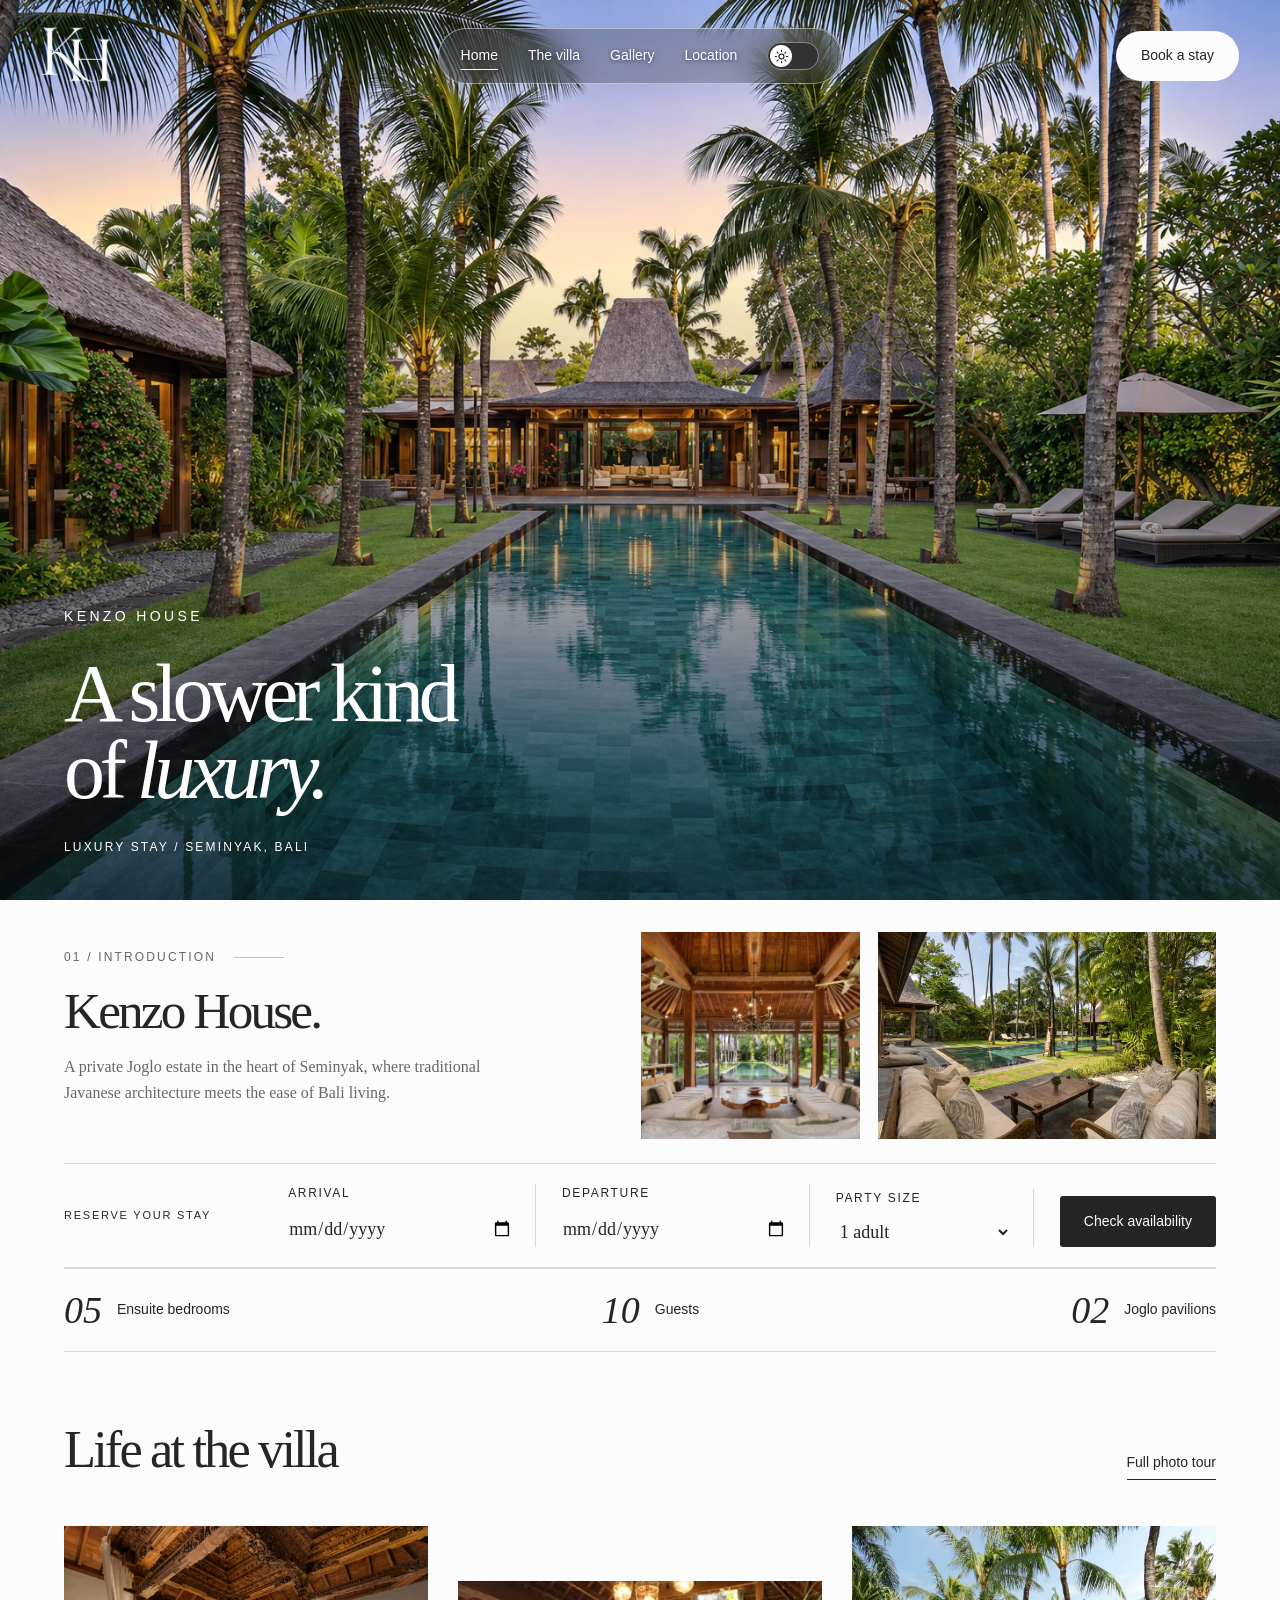
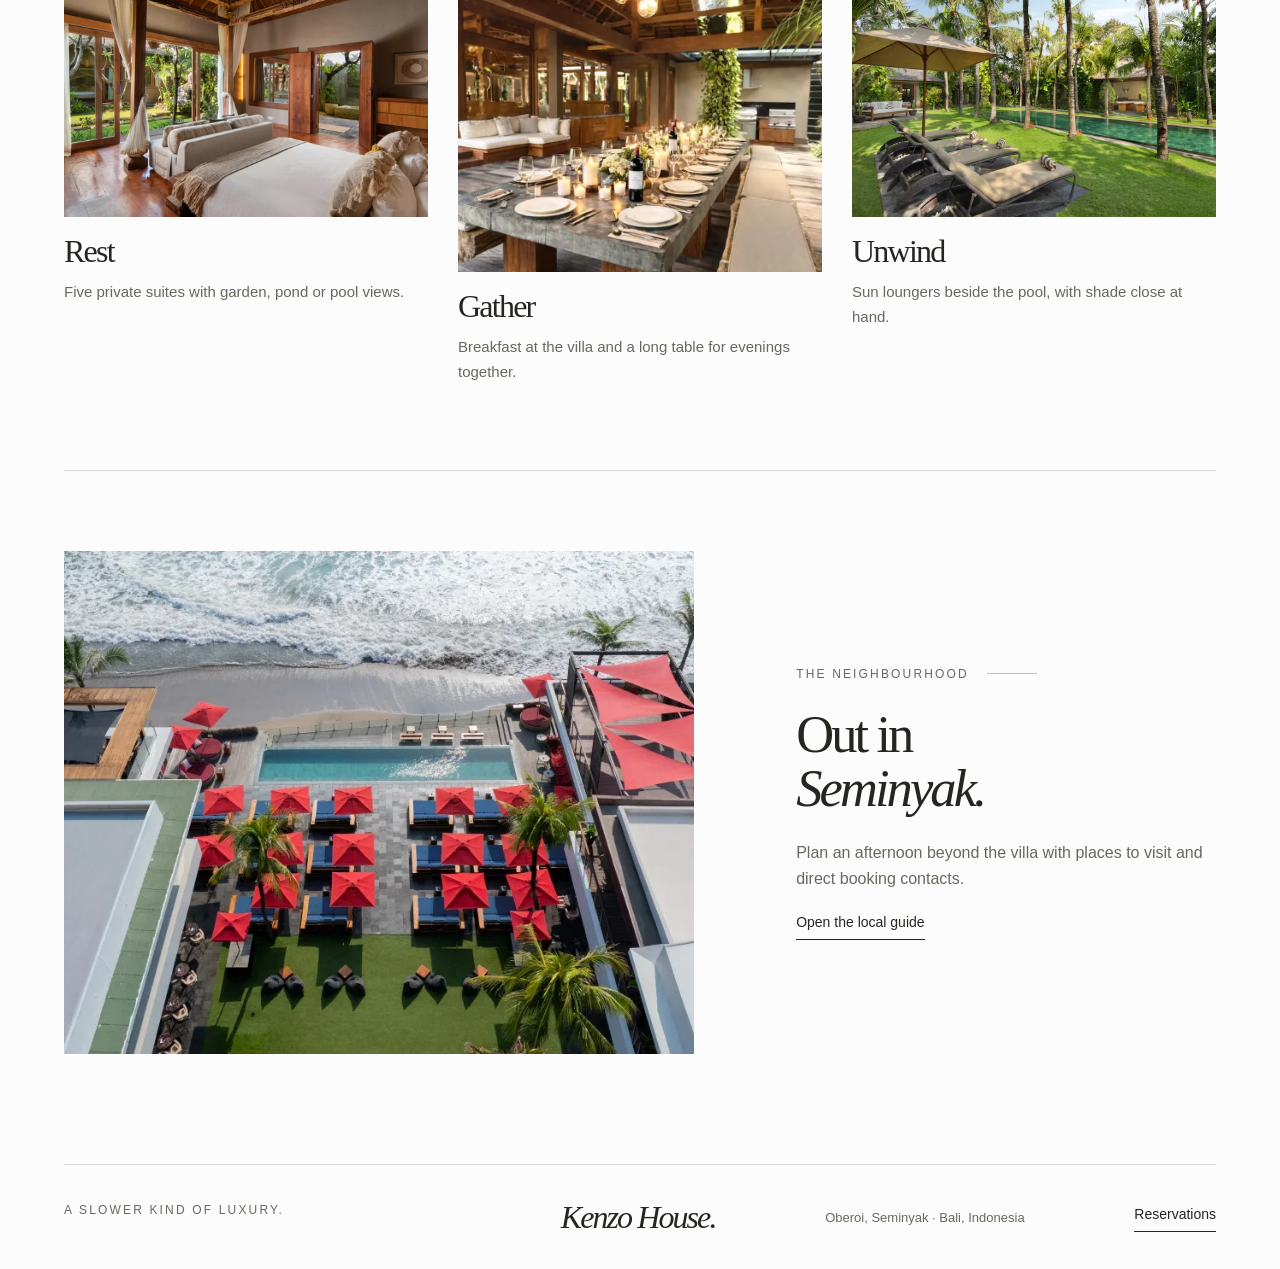
<file: index.html>
<!doctype html>

<html lang="en">
  <head>
    <meta charset="utf-8">
    <meta content="width=device-width,initial-scale=1" name="viewport">
    <meta content="#f7f5ef" name="theme-color">
    <title>Home · Kenzo House</title>
    <script src="theme.js"></script>
    <link href="style.css" rel="stylesheet">
    <script defer="" src="app.js"></script>
    <meta
      content="Kenzo House: five suites, two Joglo pavilions and a private tropical garden in Seminyak, Bali. Explore the villa and plan your stay."
      name="description"
    >
  </head>
  <body class="home index-page">
    <a class="skip-link" href="#content">Skip to content</a>
    <header>
      <a
        aria-label="Kenzo House home"
        class="wordmark monogram"
        href="index.html"
        ><span aria-hidden="true" class="monogram-art"></span
      ></a>
      <nav aria-label="Main navigation" id="main-navigation">
        <a aria-current="page" href="index.html">Home</a
        ><a href="villa.html">The villa</a><a href="gallery.html">Gallery</a
        ><a href="location.html">Location</a>
      </nav>
      <button
        aria-label="Switch to dark mode"
        aria-pressed="false"
        class="theme-toggle"
        type="button"
      >
        <span aria-hidden="true" class="theme-icon">☾</span
        ><span class="theme-label">Dark mode</span></button
      ><a class="reserve" href="book.html">Book a stay</a
      ><button
        aria-controls="main-navigation"
        aria-expanded="false"
        aria-label="Open navigation"
        class="menu-toggle"
        type="button"
      >
        <span></span><span></span>
      </button>
    </header>
    <main id="content">
      <section class="hero">
        <div class="heroin">
          <p class="ey">Kenzo House</p>
          <h1>A slower kind<br>of <em>luxury.</em></h1>
          <div class="heroline">
            <p>Luxury stay / Seminyak, Bali</p>
          </div>
        </div>
      </section>
      <div class="shell">
        <section class="editorial home-story">
          <div>
            <p class="ey">01 / Introduction</p>
            <h2>Kenzo House.</h2>
            <p>
              A private Joglo estate in the heart of Seminyak, where traditional
              Javanese architecture meets the ease of Bali living.
            </p>
          </div>
          <div class="story-photo">
            <img
              alt="Carved timber and the open living pavilion"
              loading="lazy"
              src="assets/tour/view-03.webp"
            ><img
              alt="Garden seating beneath the palms"
              loading="lazy"
              src="assets/tour/view-04.webp"
            >
          </div>
        </section>
        <form
          action="https://www.airbnb.com.au/rooms/1770033571749029362"
          class="bookbar"
          method="get"
        >
          <p class="reservation-label">Reserve your stay</p>
          <label>Arrival<input name="check_in" required="" type="date"></label
          ><label
            >Departure<input name="check_out" required="" type="date"></label
          ><label
            >Party size<select name="adults">
              <option value="1">1 adult</option>
              <option value="2">2 adults</option>
              <option value="3">3 adults</option>
              <option value="4">4 adults</option>
              <option value="5">5 adults</option>
              <option value="6">6 adults</option>
              <option value="7">7 adults</option>
              <option value="8">8 adults</option>
              <option value="9">9 adults</option>
              <option value="10">10 adults</option>
            </select></label
          ><button>Check availability</button>
        </form>
        <div class="facts">
          <span><b>05</b> Ensuite bedrooms</span><span><b>10</b> Guests</span
          ><span><b>02</b> Joglo pavilions</span>
        </div>
        <section class="section">
          <div class="heading">
            <h2>Life at the villa</h2>
            <a class="textlink" href="gallery.html"
              >Full photo tour <span aria-hidden="true"></span
            ></a>
          </div>
          <div class="three">
            <article>
              <img
                alt="Rest"
                class=""
                decoding="async"
                loading="lazy"
                src="assets/3.webp"
              >
              <h3>Rest</h3>
              <p>Five private suites with garden, pond or pool views.</p>
            </article>
            <article>
              <img
                alt="Gather"
                class=""
                decoding="async"
                loading="lazy"
                src="assets/4.webp"
              >
              <h3>Gather</h3>
              <p>
                Breakfast at the villa and a long table for evenings together.
              </p>
            </article>
            <article>
              <img
                alt="Unwind"
                class=""
                decoding="async"
                loading="lazy"
                src="assets/5.webp"
              >
              <h3>Unwind</h3>
              <p>Sun loungers beside the pool, with shade close at hand.</p>
            </article>
          </div>
        </section>
        <section class="locallead">
          <img
            alt="KU DE TA"
            class=""
            decoding="async"
            loading="lazy"
            src="assets/places/ku-de-ta.webp"
          >
          <div>
            <p class="ey">The neighbourhood</p>
            <h2>Out in<br><em>Seminyak.</em></h2>
            <p>
              Plan an afternoon beyond the villa with places to visit and direct
              booking contacts.
            </p>
            <a class="textlink" href="location.html"
              >Open the local guide <span aria-hidden="true"></span
            ></a>
          </div>
        </section>
      </div>
    </main>
    <footer>
      <p class="footer-ey">A slower kind of luxury.</p>
      <a class="wordmark" href="index.html">Kenzo House<span>.</span></a
      ><small>Oberoi, Seminyak · Bali, Indonesia</small
      ><a class="textlink" href="book.html"
        >Reservations <span aria-hidden="true"></span
      ></a>
    </footer>
  </body>
</html>
</file>
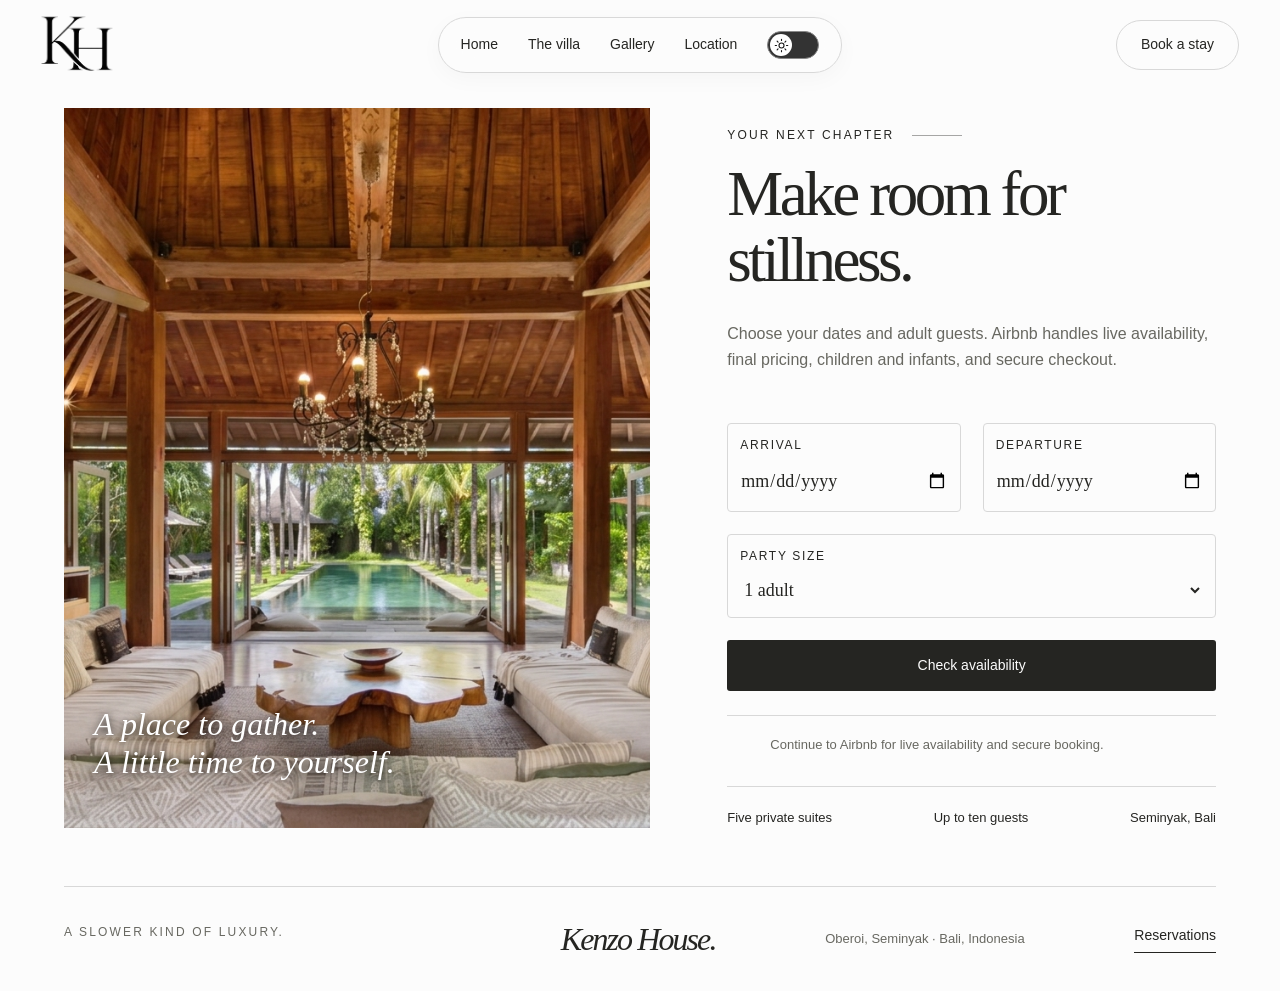
<file: book.html>
<!doctype html>
<html lang="en">
  <head>
    <meta charset="utf-8">
    <meta content="width=device-width,initial-scale=1" name="viewport">
    <meta content="#f7f5ef" name="theme-color">
    <title>Reservations · Kenzo House</title>
    <script src="theme.js"></script>
    <link href="style.css" rel="stylesheet">
    <script defer="" src="app.js"></script>
    <meta
      content="Kenzo House: five suites, two Joglo pavilions and a private tropical garden in Seminyak, Bali. Explore the villa and plan your stay."
      name="description"
    >
  </head>
  <body class="inside book-page">
    <a class="skip-link" href="#content">Skip to content</a>
    <header>
      <a
        aria-label="Kenzo House home"
        class="wordmark monogram"
        href="index.html"
        ><span aria-hidden="true" class="monogram-art"></span
      ></a>
      <nav aria-label="Main navigation" id="main-navigation">
        <a href="index.html">Home</a><a href="villa.html">The villa</a
        ><a href="gallery.html">Gallery</a><a href="location.html">Location</a>
      </nav>
      <button
        aria-label="Switch to dark mode"
        aria-pressed="false"
        class="theme-toggle"
        type="button"
      >
        <span aria-hidden="true" class="theme-icon">☾</span
        ><span class="theme-label">Dark mode</span></button
      ><a class="reserve" href="book.html">Book a stay</a
      ><button
        aria-controls="main-navigation"
        aria-expanded="false"
        aria-label="Open navigation"
        class="menu-toggle"
        type="button"
      >
        <span></span><span></span>
      </button>
    </header>
    <main id="content">
      <div class="shell">
        <div class="booking-spread">
          <div class="booking-photo">
            <img
              alt="The open living pavilion overlooking the pool"
              src="assets/tour/view-03.webp"
            >
            <p>A place to gather.<br>A little time to yourself.</p>
          </div>
          <div class="booking-copy">
            <section class="mast">
              <p class="ey">Your next chapter</p>
              <h1>Make room for stillness.</h1>
              <p>
                Choose your dates and adult guests. Airbnb handles live
                availability, final pricing, children and infants, and secure
                checkout.
              </p>
            </section>
            <form
              action="https://www.airbnb.com.au/rooms/1770033571749029362"
              class="bookbar"
              method="get"
            >
              <label
                >Arrival<input name="check_in" required="" type="date"></label
              ><label
                >Departure<input
                  name="check_out"
                  required=""
                  type="date"></label
              ><label
                >Party size<select name="adults">
                  <option value="1">1 adult</option>
                  <option value="2">2 adults</option>
                  <option value="3">3 adults</option>
                  <option value="4">4 adults</option>
                  <option value="5">5 adults</option>
                  <option value="6">6 adults</option>
                  <option value="7">7 adults</option>
                  <option value="8">8 adults</option>
                  <option value="9">9 adults</option>
                  <option value="10">10 adults</option>
                </select></label
              ><button>Check availability</button>
            </form>
            <p class="booking-note">
              Continue to Airbnb for live availability and secure booking.
            </p>
            <div class="booking-facts">
              <span>Five private suites</span><span>Up to ten guests</span
              ><span>Seminyak, Bali</span>
            </div>
          </div>
        </div>
      </div>
    </main>
    <footer>
      <p class="footer-ey">A slower kind of luxury.</p>
      <a class="wordmark" href="index.html">Kenzo House<span>.</span></a
      ><small>Oberoi, Seminyak · Bali, Indonesia</small
      ><a class="textlink" href="book.html"
        >Reservations <span aria-hidden="true"></span
      ></a>
    </footer>
  </body>
</html>
</file>
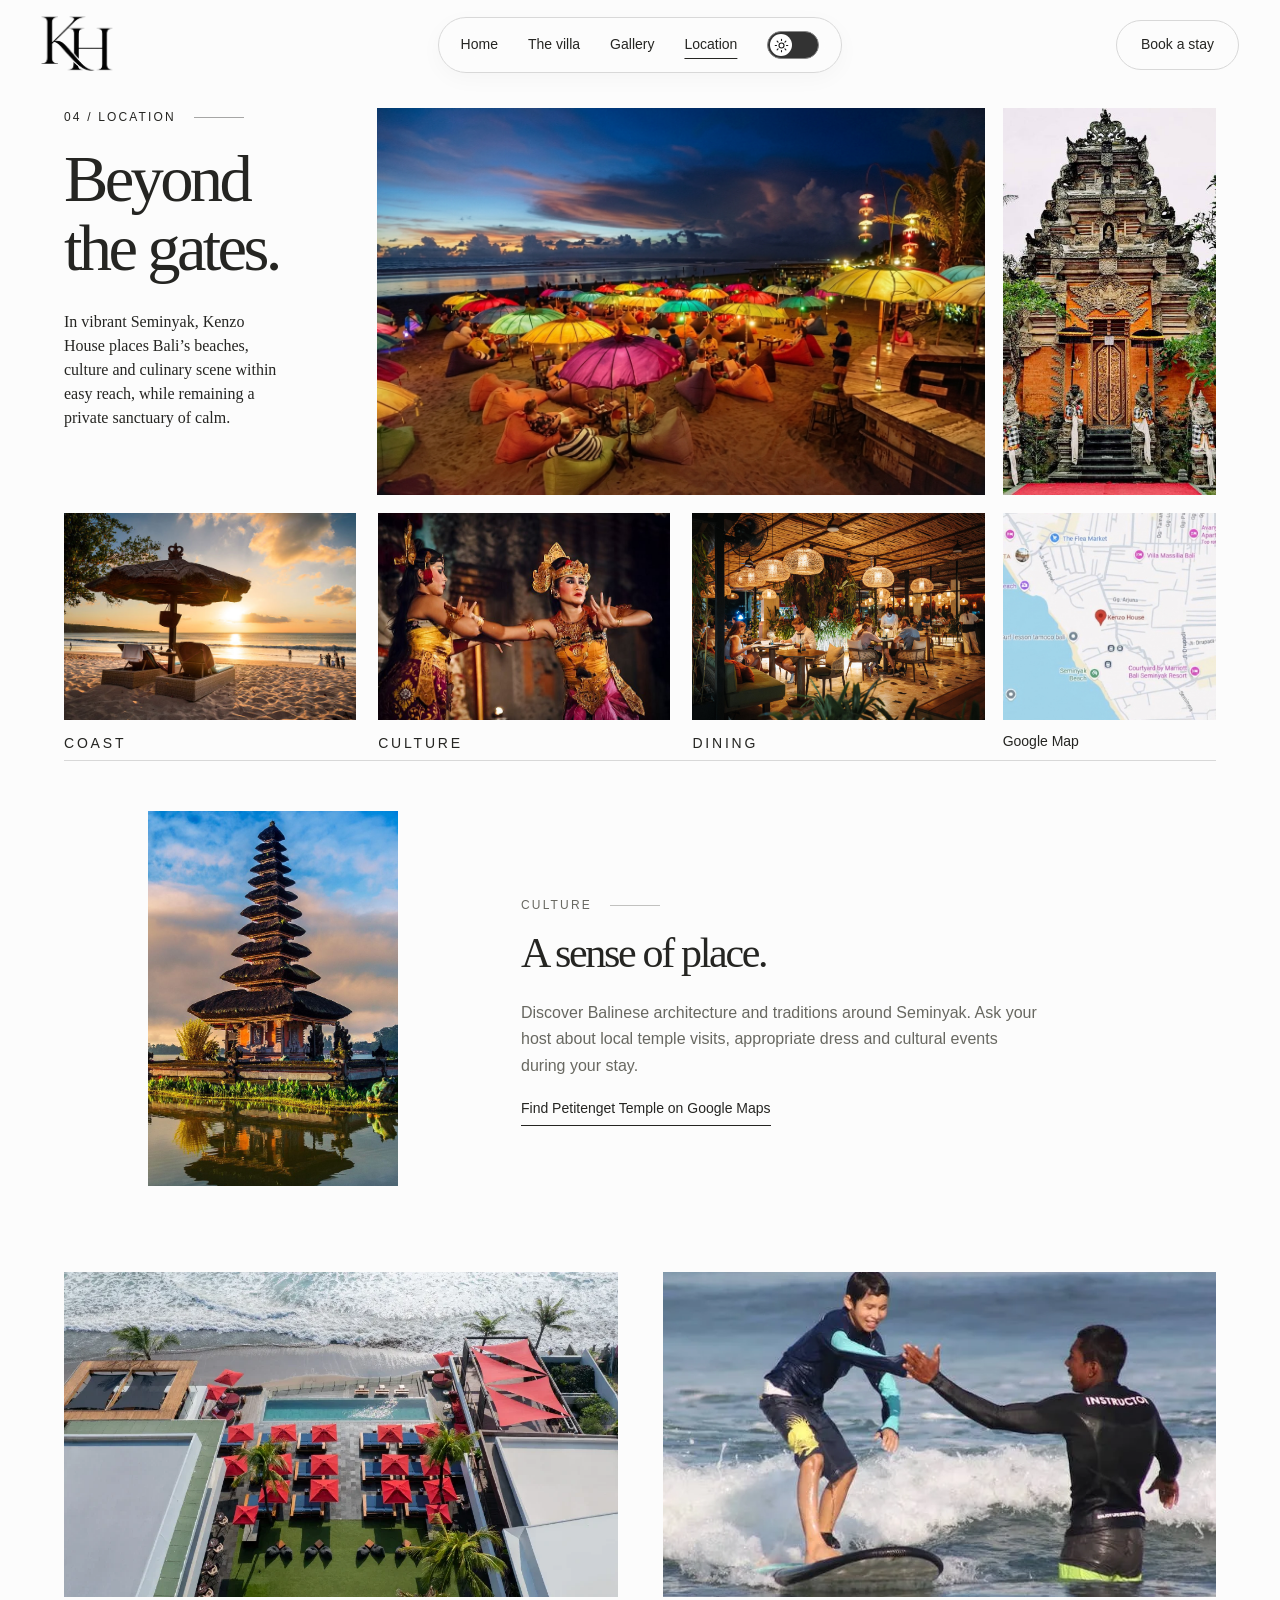
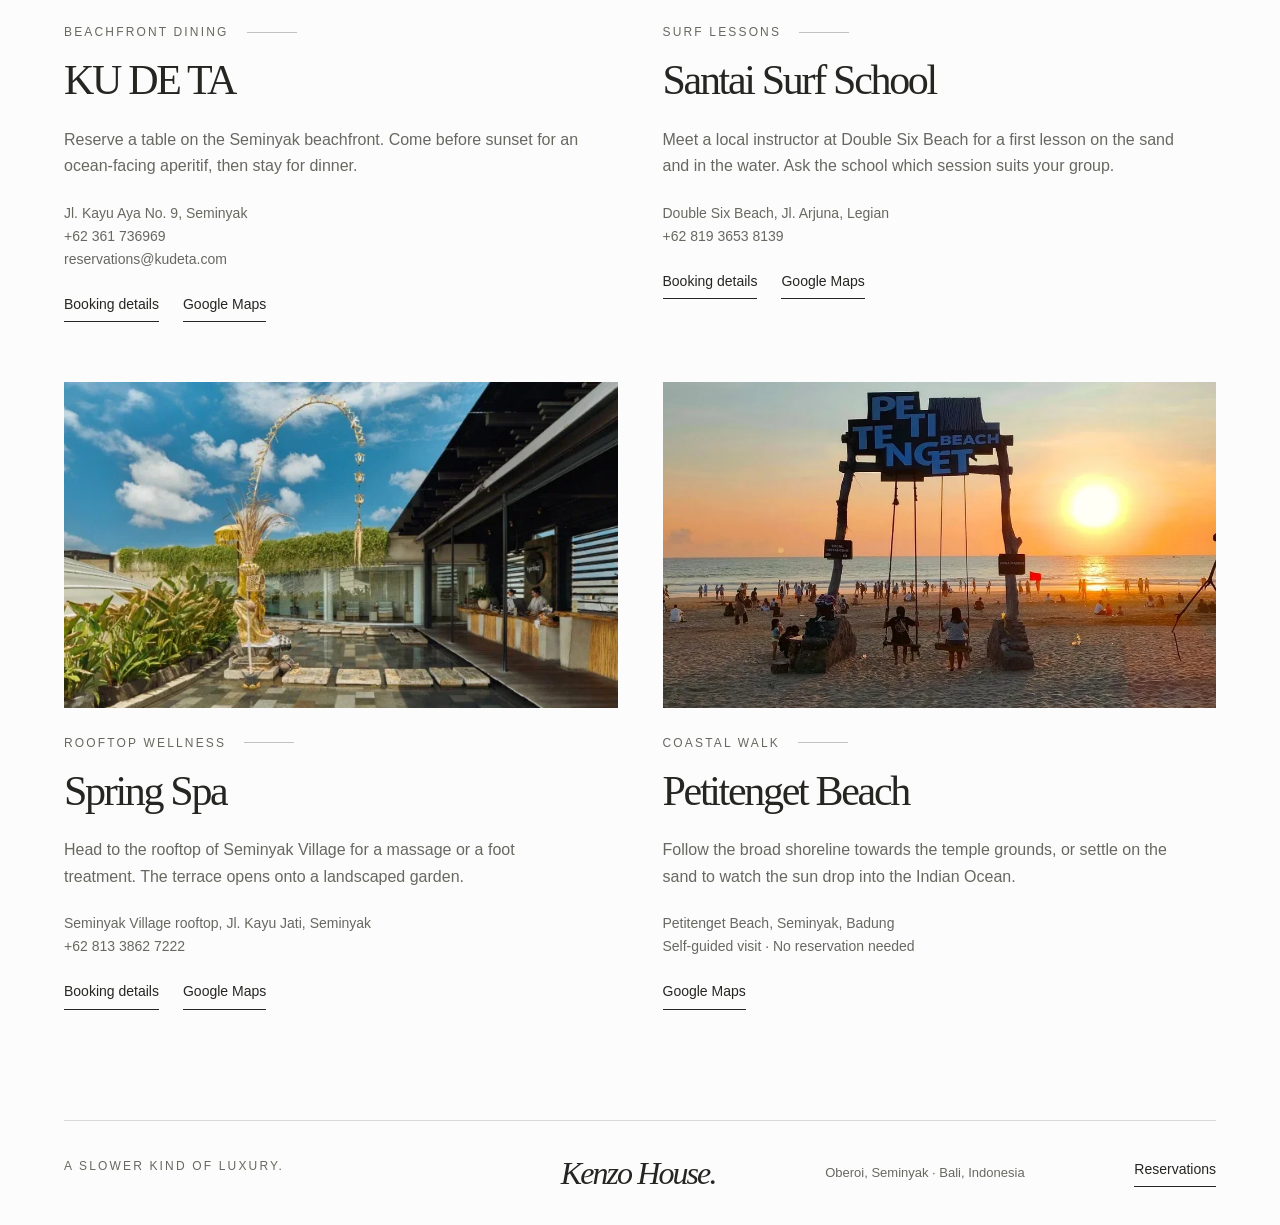
<file: location.html>
<!doctype html>

<html lang="en">
  <head>
    <meta charset="utf-8">
    <meta content="width=device-width,initial-scale=1" name="viewport">
    <meta content="#f7f5ef" name="theme-color">
    <title>Location · Kenzo House</title>
    <script src="theme.js"></script>
    <link href="style.css" rel="stylesheet">
    <script defer="" src="app.js"></script>
    <meta
      content="Kenzo House: five suites, two Joglo pavilions and a private tropical garden in Seminyak, Bali. Explore the villa and plan your stay."
      name="description"
    >
  </head>
  <body class="inside location-page">
    <a class="skip-link" href="#content">Skip to content</a>
    <header>
      <a
        aria-label="Kenzo House home"
        class="wordmark monogram"
        href="index.html"
        ><span aria-hidden="true" class="monogram-art"></span
      ></a>
      <nav aria-label="Main navigation" id="main-navigation">
        <a href="index.html">Home</a><a href="villa.html">The villa</a
        ><a href="gallery.html">Gallery</a
        ><a aria-current="page" href="location.html">Location</a>
      </nav>
      <button
        aria-label="Switch to dark mode"
        aria-pressed="false"
        class="theme-toggle"
        type="button"
      >
        <span aria-hidden="true" class="theme-icon">☾</span
        ><span class="theme-label">Dark mode</span></button
      ><a class="reserve" href="book.html">Book a stay</a
      ><button
        aria-controls="main-navigation"
        aria-expanded="false"
        aria-label="Open navigation"
        class="menu-toggle"
        type="button"
      >
        <span></span><span></span>
      </button>
    </header>
    <main id="content">
      <div class="shell">
        <section aria-label="Discover Seminyak" class="location-spread">
          <div class="location-copy">
            <p class="ey">04 / Location</p>
            <h1>Beyond<br>the gates.</h1>
            <p>
              In vibrant Seminyak, Kenzo House places Bali’s beaches, culture
              and culinary scene within easy reach, while remaining a private
              sanctuary of calm.
            </p>
          </div>
          <img
            class="location-photo coast-cover"
            src="assets/location/seminyak-beach.jpg"
            alt="Beachfront seating at dusk"
            decoding="async"
          >
          <img
            class="location-photo temple-cover"
            src="assets/location/temple.jpeg"
            alt="Balinese temple entrance"
            decoding="async"
          >
          <div class="destination-cards">
            <a class="destination-card" href="#coast"
              ><img
                class="location-photo coast-card"
                src="assets/location/coast.jpeg"
                alt="Sunset over the beach"
                decoding="async"
              >
              <h2>Coast</h2>
            </a>
            <a class="destination-card" href="#culture"
              ><img
                class="location-photo culture-card"
                src="assets/location/culture.jpeg"
                alt="Balinese dancers in traditional costume"
                decoding="async"
              >
              <h2>Culture</h2>
            </a>
            <a class="destination-card" href="#dining"
              ><img
                class="location-photo dining-card"
                src="assets/location/dining.jpeg"
                alt="Restaurant interior with woven pendant lights"
                decoding="async"
              >
              <h2>Dining</h2>
            </a>
          </div>
          <div class="map-card">
            <div class="map-frame">
            <img
              class="location-photo area-map"
              src="assets/location/kh-map.jpg"
              alt="Map showing Kenzo House and the surrounding area"
              decoding="async"
            >
            </div>
            <a class="map-label" href="https://www.google.com/maps/search/?api=1&amp;query=Kenzo%20House%20Seminyak%20Bali" target="_blank" rel="noopener noreferrer">Google Map</a>
          </div>
        </section>
        <section aria-label="Places to explore" class="places-grid">
          <article class="place culture-feature" id="culture">
            <img
              class="location-photo temple-cover"
              src="assets/location/temple2.jpeg"
              alt="Tiered Balinese temple beside the water"
              decoding="async"
            >
            <div>
              <p class="ey">Culture</p>
              <h2>A sense of place.</h2>
              <p>
                Discover Balinese architecture and traditions around Seminyak.
                Ask your host about local temple visits, appropriate dress and
                cultural events during your stay.
              </p>
              <a
                class="textlink"
                href="https://www.google.com/maps/search/?api=1&amp;query=Petitenget%20Temple%2C%20Bali"
                >Find Petitenget Temple on Google Maps</a
              >
            </div>
          </article>
          <article class="place" id="dining">
            <img
              alt="KU DE TA"
              class=""
              decoding="async"
              loading="lazy"
              src="assets/places/ku-de-ta.webp"
            >
            <div>
              <p class="ey">Beachfront dining</p>
              <h2>KU DE TA</h2>
              <p>
                Reserve a table on the Seminyak beachfront. Come before sunset
                for an ocean-facing aperitif, then stay for dinner.
              </p>
              <address>
                Jl. Kayu Aya No. 9, Seminyak<br><a href="tel:+62361736969"
                  >+62 361 736969</a
                ><br><a href="mailto:reservations@kudeta.com"
                  >reservations@kudeta.com</a
                >
              </address>
              <div class="actions">
                <a
                  class="textlink"
                  href="https://www.tablecheck.com/en/kudeta/reserve/landing"
                  >Booking details <span aria-hidden="true"></span></a
                ><a
                  class="textlink"
                  href="https://www.google.com/maps/search/?api=1&amp;query=KU%20DE%20TA%2C%20Jalan%20Kayu%20Aya%20No.%209%2C%20Seminyak%2C%20Bali"
                  >Google Maps <span aria-hidden="true"></span
                ></a>
              </div>
            </div>
          </article>
          <article class="place">
            <img
              alt="Santai Surf School"
              class=""
              decoding="async"
              loading="lazy"
              src="assets/places/santai.webp"
            >
            <div>
              <p class="ey">Surf lessons</p>
              <h2>Santai Surf School</h2>
              <p>
                Meet a local instructor at Double Six Beach for a first lesson
                on the sand and in the water. Ask the school which session suits
                your group.
              </p>
              <address>
                Double Six Beach, Jl. Arjuna, Legian<br><a
                  href="tel:+6281936538139"
                  >+62 819 3653 8139</a
                >
              </address>
              <div class="actions">
                <a
                  class="textlink"
                  href="https://www.academyofsurfing.com/schools/santai-surf-school-bali/surf/enquire"
                  >Booking details <span aria-hidden="true"></span></a
                ><a
                  class="textlink"
                  href="https://www.google.com/maps/search/?api=1&amp;query=Santai%20Surf%20School%20Bali%2C%20Double%20Six%20Beach%2C%20Legian"
                  >Google Maps <span aria-hidden="true"></span
                ></a>
              </div>
            </div>
          </article>
          <article class="place">
            <img
              alt="Spring Spa"
              class=""
              decoding="async"
              loading="lazy"
              src="assets/places/spring.webp"
            >
            <div>
              <p class="ey">Rooftop wellness</p>
              <h2>Spring Spa</h2>
              <p>
                Head to the rooftop of Seminyak Village for a massage or a foot
                treatment. The terrace opens onto a landscaped garden.
              </p>
              <address>
                Seminyak Village rooftop, Jl. Kayu Jati, Seminyak<br><a
                  href="tel:+6281338627222"
                  >+62 813 3862 7222</a
                >
              </address>
              <div class="actions">
                <a
                  class="textlink"
                  href="https://www.springspa.com/book-an-appointment/seminyak-village"
                  >Booking details <span aria-hidden="true"></span></a
                ><a
                  class="textlink"
                  href="https://www.google.com/maps/place/?q=place_id:ChIJn2OZGxNH0i0RD8xQryGP7xA"
                  >Google Maps <span aria-hidden="true"></span
                ></a>
              </div>
            </div>
          </article>
          <article class="place" id="coast">
            <img
              alt="Petitenget Beach"
              class=""
              decoding="async"
              loading="lazy"
              src="assets/places/petitenget.webp"
            >
            <div>
              <p class="ey">Coastal walk</p>
              <h2>Petitenget Beach</h2>
              <p>
                Follow the broad shoreline towards the temple grounds, or settle
                on the sand to watch the sun drop into the Indian Ocean.
              </p>
              <address>
                Petitenget Beach, Seminyak, Badung<br>Self-guided visit · No
                reservation needed
              </address>
              <div class="actions">
                <a
                  class="textlink"
                  href="https://www.google.com/maps/search/?api=1&amp;query=Petitenget%20Beach%2C%20Seminyak%2C%20Bali"
                  >Google Maps <span aria-hidden="true"></span
                ></a>
              </div>
            </div>
          </article>
        </section>
      </div>
    </main>
    <footer>
      <p class="footer-ey">A slower kind of luxury.</p>
      <a class="wordmark" href="index.html">Kenzo House<span>.</span></a
      ><small>Oberoi, Seminyak · Bali, Indonesia</small
      ><a class="textlink" href="book.html"
        >Reservations <span aria-hidden="true"></span
      ></a>
    </footer>
  </body>
</html>
</file>
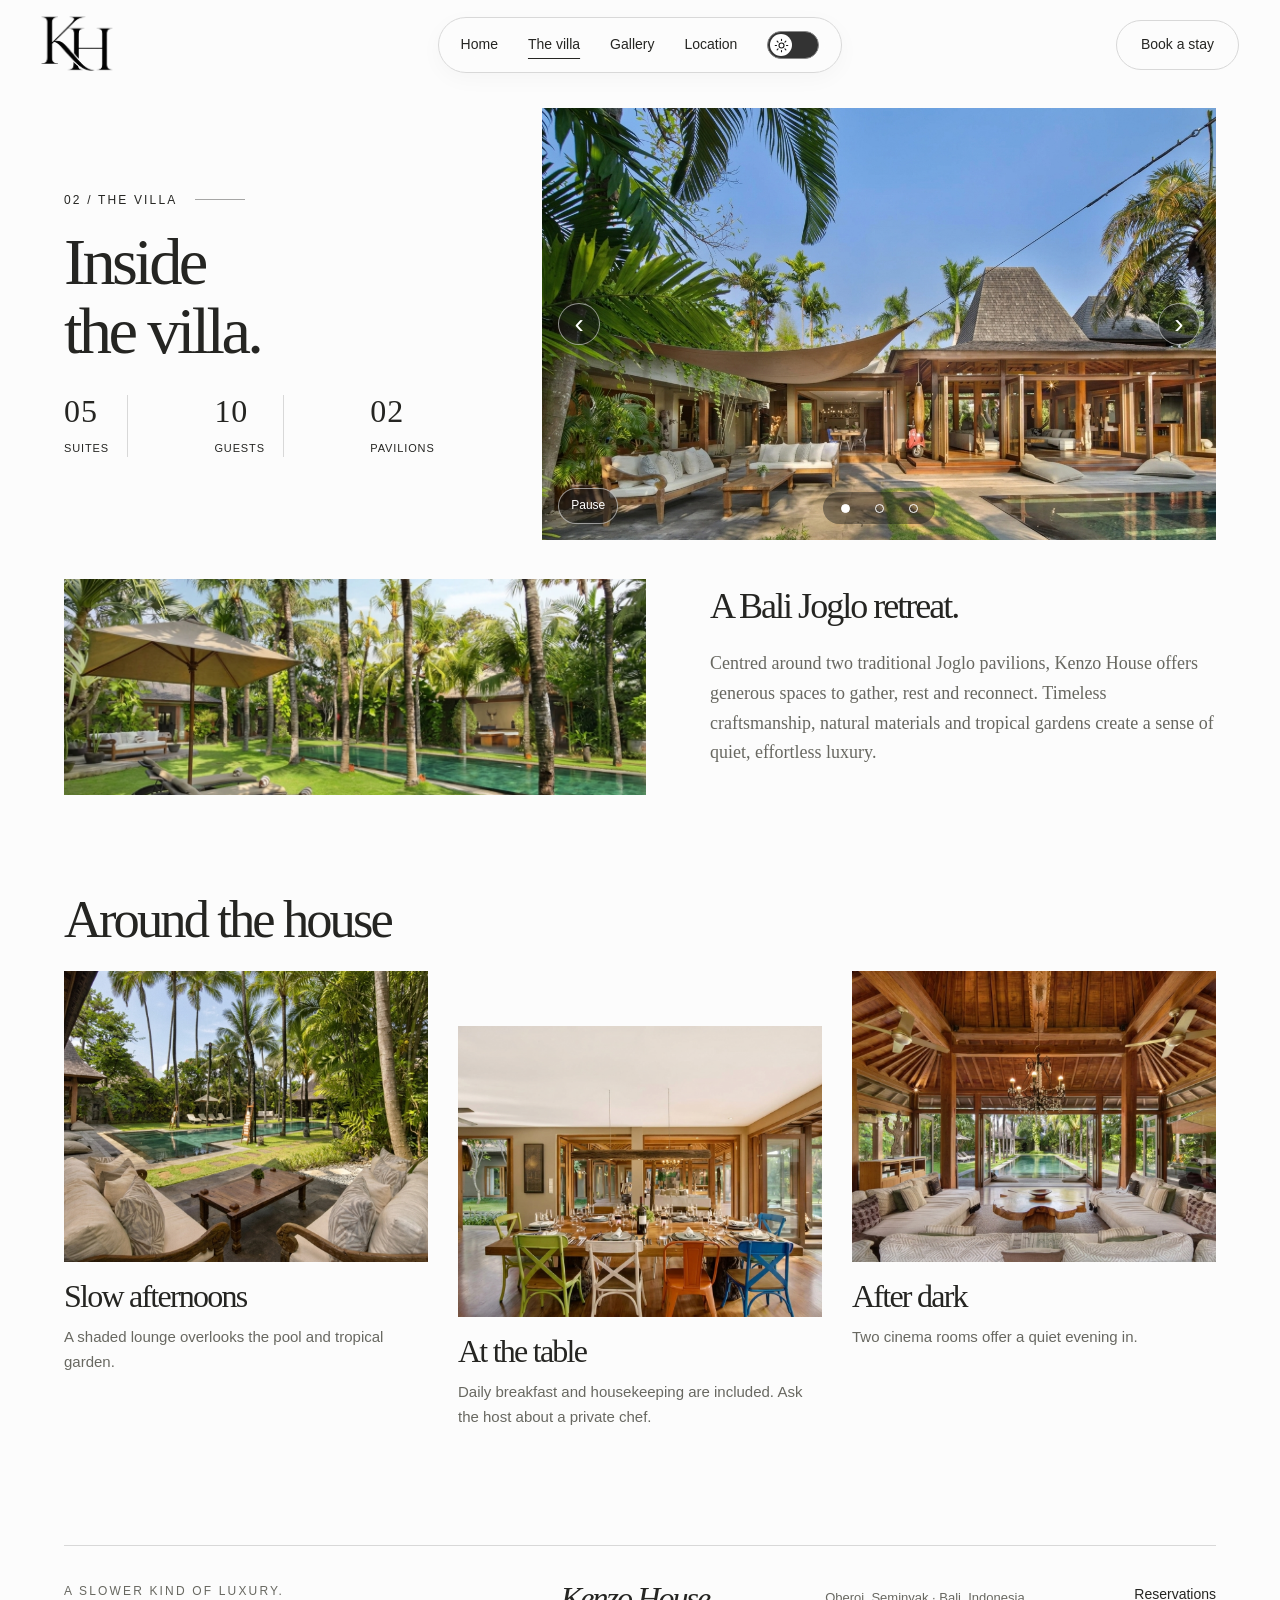
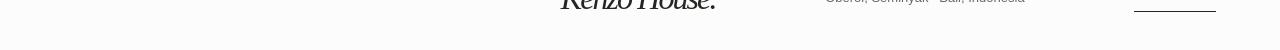
<file: villa.html>
<!doctype html>

<html lang="en">
  <head>
    <meta charset="utf-8">
    <meta content="width=device-width,initial-scale=1" name="viewport">
    <meta content="#f7f5ef" name="theme-color">
    <title>The villa · Kenzo House</title>
    <script src="theme.js"></script>
    <link href="style.css" rel="stylesheet">
    <script defer="" src="app.js"></script>
    <meta
      content="Kenzo House: five suites, two Joglo pavilions and a private tropical garden in Seminyak, Bali. Explore the villa and plan your stay."
      name="description"
    >
  </head>
  <body class="inside villa-page">
    <a class="skip-link" href="#content">Skip to content</a>
    <header>
      <a
        aria-label="Kenzo House home"
        class="wordmark monogram"
        href="index.html"
        ><span aria-hidden="true" class="monogram-art"></span
      ></a>
      <nav aria-label="Main navigation" id="main-navigation">
        <a href="index.html">Home</a
        ><a aria-current="page" href="villa.html">The villa</a
        ><a href="gallery.html">Gallery</a><a href="location.html">Location</a>
      </nav>
      <button
        aria-label="Switch to dark mode"
        aria-pressed="false"
        class="theme-toggle"
        type="button"
      >
        <span aria-hidden="true" class="theme-icon">☾</span
        ><span class="theme-label">Dark mode</span></button
      ><a class="reserve" href="book.html">Book a stay</a
      ><button
        aria-controls="main-navigation"
        aria-expanded="false"
        aria-label="Open navigation"
        class="menu-toggle"
        type="button"
      >
        <span></span><span></span>
      </button>
    </header>
    <main id="content">
      <div class="shell">
        <div class="villa-intro">
          <section class="mast">
            <p class="ey">02 / The villa</p>
            <h1>Inside<br>the villa.</h1>
            <div class="facts">
              <span><b>05</b>Suites</span><span><b>10</b>Guests</span
              ><span><b>02</b>Pavilions</span>
            </div>
          </section>
          <section
            aria-label="Villa photographs"
            aria-roledescription="carousel"
            class="villa-hero"
            data-slideshow=""
          >
            <div class="slides">
              <img
                alt="The sunlit Joglo pavilion and terrace"
                class="slide is-active"
                src="assets/villa-hero.webp"
              >
              <img
                alt="Garden seating beneath the palms"
                class="slide"
                loading="lazy"
                src="assets/tour/view-04.webp"
              >
              <img
                alt="The pool framed by the open living room"
                class="slide"
                loading="lazy"
                src="assets/tour/view-03.webp"
              >
            </div>
            <button
              aria-label="Previous villa photograph"
              class="slide-btn prev"
            >
              ‹
            </button>
            <button aria-label="Next villa photograph" class="slide-btn next">
              ›
            </button>
            <div aria-label="Choose a villa photograph" class="slide-dots" role="group">
              <button aria-label="Photo 1" aria-pressed="true"></button
              ><button aria-label="Photo 2" aria-pressed="false"></button
              ><button aria-label="Photo 3" aria-pressed="false"></button>
            </div>
            <span aria-live="off" class="sr-only slide-status"
              >Photograph 1 of 3</span
            >
            <button
              aria-label="Pause slideshow"
              class="slideshow-pause"
              type="button"
            >
              Pause
            </button>
          </section>
        </div>
        <section class="editorial villa-story">
          <img
            alt="Loungers beside the tropical pool"
            class=""
            decoding="async"
            loading="lazy"
            src="assets/tour/view-07.webp"
          >
          <div>
            <h2>A Bali Joglo retreat.</h2>
            <p>
              Centred around two traditional Joglo pavilions, Kenzo House offers
              generous spaces to gather, rest and reconnect. Timeless
              craftsmanship, natural materials and tropical gardens create a
              sense of quiet, effortless luxury.
            </p>
          </div>
        </section>
        <section class="section">
          <h2>Around the house</h2>
          <div class="three">
            <article>
              <img
                alt="Slow afternoons"
                class=""
                decoding="async"
                loading="lazy"
                src="assets/2.webp"
              >
              <h3>Slow afternoons</h3>
              <p>A shaded lounge overlooks the pool and tropical garden.</p>
            </article>
            <article>
              <img
                alt="At the table"
                class=""
                decoding="async"
                loading="lazy"
                src="assets/6.webp"
              >
              <h3>At the table</h3>
              <p>
                Daily breakfast and housekeeping are included. Ask the host
                about a private chef.
              </p>
            </article>
            <article>
              <img
                alt="After dark"
                class=""
                decoding="async"
                loading="lazy"
                src="assets/1.webp"
              >
              <h3>After dark</h3>
              <p>Two cinema rooms offer a quiet evening in.</p>
            </article>
          </div>
        </section>
      </div>
    </main>
    <footer>
      <p class="footer-ey">A slower kind of luxury.</p>
      <a class="wordmark" href="index.html">Kenzo House<span>.</span></a
      ><small>Oberoi, Seminyak · Bali, Indonesia</small
      ><a class="textlink" href="book.html"
        >Reservations <span aria-hidden="true"></span
      ></a>
    </footer>
  </body>
</html>
</file>
<file: style.css>
/* Kenzo House — editorial edition. Shared styles for all five pages. */
:root {
  --paper: #fcfcfc;
  --ink: #252522;
  --muted: #686861;
  --line: #d8d8d8;
  --panel: #f3f3f3;
  --serif: Georgia, "Times New Roman", serif;
  color-scheme: light;
}
:root[data-theme="dark"] {
  --paper: #191919;
  --ink: #eeeae3;
  --muted: #b7b3ac;
  --line: #414141;
  --panel: #252525;
  color-scheme: dark;
}
* {
  box-sizing: border-box;
}
body {
  margin: 0;
  background: var(--paper);
  color: var(--ink);
  font:
    16px/1.65 Arial,
    sans-serif;
}
a {
  color: inherit;
  text-decoration: none;
}
a:hover {
  text-decoration: underline;
  text-underline-offset: 6px;
}
button,
input,
select {
  font: inherit;
  color: inherit;
}
button {
  cursor: pointer;
}
img {
  display: block;
  max-width: 100%;
}
figure {
  margin: 0;
}
button:focus-visible,
a:focus-visible,
input:focus-visible,
select:focus-visible {
  outline: 2px solid currentColor;
  outline-offset: 5px;
}
[hidden] {
  display: none !important;
}
.sr-only,
.theme-label {
  position: absolute;
  width: 1px;
  height: 1px;
  overflow: hidden;
  clip-path: inset(50%);
}
.skip-link {
  position: fixed;
  top: -80px;
  left: 20px;
  z-index: 100;
  padding: 12px;
  background: var(--paper);
}
.skip-link:focus {
  top: 10px;
}
h1,
h2,
h3,
p {
  margin-top: 0;
}
h1,
h2,
h3 {
  font-family: var(--serif);
  font-weight: normal;
  line-height: 1.04;
  letter-spacing: -0.055em;
}
h1 {
  font-size: clamp(54px, 6.2vw, 112px);
  margin-bottom: 28px;
}
h2 {
  font-size: clamp(38px, 4.1vw, 72px);
  margin-bottom: 24px;
}
h3 {
  font-size: 32px;
  margin: 18px 0 12px;
}
p {
  max-width: 58ch;
}
em {
  font-weight: normal;
}
.ey {
  font:
    12px/1.5 Arial,
    sans-serif;
  text-transform: uppercase;
  letter-spacing: 0.18em;
  margin-bottom: 24px;
  display: flex;
  gap: 18px;
  align-items: center;
}
.ey:after {
  content: "";
  width: 50px;
  height: 1px;
  background: currentColor;
  opacity: 0.4;
}
.shell {
  width: 100%;
  padding: 0 clamp(22px, 5vw, 130px);
  margin: auto;
}
/* A non-sticky header, with a centered glass navigation capsule. */
header {
  min-height: 112px;
  padding: 22px 3.2vw;
  display: grid;
  grid-template-columns: 1fr auto 1fr;
  align-items: center;
  gap: 20px;
  position: relative;
  z-index: 10;
}
.home header {
  position: absolute;
  inset: 0 0 auto;
  color: #fff;
}
header nav {
  grid-column: 2;
  display: flex;
  align-items: center;
  gap: 30px;
  padding: 12px 22px;
  border: 1px solid var(--line);
  border-radius: 50px;
  background: color-mix(in srgb, var(--paper) 65%, transparent);
  backdrop-filter: blur(18px);
  box-shadow: 0 6px 22px #00000008;
}
.home header nav {
  background: #25252545;
  border-color: #ffffff75;
  text-shadow: 0 1px 4px #0009;
}
header nav a {
  font-size: 14px;
  white-space: nowrap;
  padding: 3px 0;
}
header nav [aria-current] {
  text-decoration: underline;
  text-underline-offset: 9px;
}
.reserve {
  grid-column: 3;
  justify-self: end;
  border: 1px solid var(--line);
  padding: 12px 24px;
  border-radius: 30px;
  font-size: 14px;
  background: var(--paper);
  color: var(--ink);
}
.home .reserve {
  background: #fcfcfc;
  color: #252522;
  border-color: transparent;
}
header .monogram {
  display: block;
  position: relative;
  width: 72px;
  height: 58px;
  overflow: hidden;
}
.monogram-art {
  display: block;
  position: absolute;
  width: 212px;
  height: 106px;
  left: -69px;
  top: -16px;
  background: url(assets/kh-source.png) 0 0/212px 106px no-repeat;
  filter: brightness(0);
}
.home .monogram-art,
[data-theme="dark"] .monogram-art {
  filter: brightness(0) invert(1);
}
.theme-toggle {
  position: relative;
  flex-shrink: 0;
  width: 52px;
  height: 28px;
  border-radius: 30px;
  border: 1px solid #888;
  background: #333;
  padding: 2px;
}
.theme-icon {
  display: grid;
  place-items: center;
  background: #fff;
  color: #171717;
  width: 22px;
  height: 22px;
  border-radius: 50%;
  transition: transform 0.2s;
}
.theme-icon svg {
  width: 15px;
  height: 15px;
}
[data-theme="dark"] .theme-toggle {
  background: #eee;
}
[data-theme="dark"] .theme-icon {
  transform: translateX(23px);
  background: #111;
  color: white;
}
.menu-toggle,
.drawer-close,
.mobile-reserve {
  display: none;
}
/* Magazine cover */
.hero {
  height: 100svh;
  min-height: 560px;
  color: white;
  position: relative;
  display: flex;
  align-items: flex-end;
  background:
    linear-gradient(0deg, #090f12a6, transparent 70%),
    url(assets/pool-enhanced.webp) center 54% / cover;
}
.heroin {
  padding: 140px 6vw 6vh;
  width: 100%;
}
.hero h1 {
  font-size: clamp(64px, 7.5vw, 138px);
  max-width: 12ch;
  line-height: 0.95;
  letter-spacing: -0.065em;
  margin-bottom: 28px;
}
.hero .ey {
  margin-bottom: 28px;
}
.heroline p {
  font-size: 16px;
  margin-bottom: 25px;
}
.cover-link {
  display: inline-block;
  font-size: 14px;
  padding-bottom: 7px;
  border-bottom: 1px solid #ffffff90;
}
.cover-note {
  position: absolute;
  right: 5vw;
  bottom: 6vh;
  writing-mode: vertical-rl;
  font-size: 12px;
  letter-spacing: 0.13em;
}
/* Reservation strip. minmax(0,1fr) prevents native date fields overflowing on phones. */
.bookbar {
  display: grid;
  grid-template-columns: repeat(3, minmax(0, 1fr)) auto;
  gap: 26px;
  align-items: end;
  padding: 28px 0;
  border-bottom: 1px solid var(--line);
}
.bookbar label {
  display: block;
  min-width: 0;
  font-size: 12px;
  text-transform: uppercase;
  letter-spacing: 0.14em;
  border-right: 1px solid var(--line);
  padding-right: 22px;
}
input,
select {
  display: block;
  width: 100%;
  min-width: 0;
  max-width: 100%;
  margin-top: 8px;
  border: 0;
  border-radius: 0;
  background: transparent;
  padding: 4px 0;
  font: 18px/1.4 var(--serif);
  letter-spacing: normal;
}
.bookbar button {
  background: var(--ink);
  color: var(--paper);
  border: 0;
  padding: 14px 24px;
  border-radius: 3px;
  font-size: 14px;
  min-height: 48px;
}
.editorial,
.locallead {
  display: grid;
  grid-template-columns: minmax(0, 1fr) minmax(0, 1.35fr);
  gap: 8vw;
  align-items: center;
  padding: 80px 0;
}
.editorial p,
.locallead p,
.place p {
  color: var(--muted);
}
.editorial img,
.locallead img {
  width: 100%;
  aspect-ratio: 1.25;
  object-fit: cover;
}
.story-photo {
  position: relative;
  padding-left: 14%;
  padding-bottom: 10%;
}
.story-photo > img:first-child {
  aspect-ratio: 1.2;
}
.story-photo .detail-photo {
  position: absolute;
  width: 37%;
  height: 60%;
  left: 0;
  bottom: 0;
  object-fit: cover;
  border: 9px solid var(--paper);
}
.textlink {
  font-size: 14px;
  border-bottom: 1px solid var(--ink);
  padding-bottom: 5px;
  display: inline-block;
}
.facts {
  display: flex;
  justify-content: space-between;
  border-block: 1px solid var(--line);
  padding: 22px 0;
  gap: 20px;
}
.facts span {
  display: flex;
  align-items: center;
  gap: 15px;
  font-size: 14px;
}
.facts b {
  font: italic 38px/1 var(--serif);
  font-weight: normal;
}
.section {
  padding: 70px 0;
}
.heading {
  display: flex;
  justify-content: space-between;
  align-items: baseline;
  gap: 20px;
  margin-bottom: 25px;
}
.three {
  display: grid;
  grid-template-columns: repeat(3, minmax(0, 1fr));
  gap: 30px;
}
.three img {
  width: 100%;
  aspect-ratio: 1.25;
  object-fit: cover;
}
.three article:nth-child(2) {
  margin-top: 55px;
}
.three article p {
  color: var(--muted);
  font-size: 15px;
}
.locallead {
  grid-template-columns: 1.5fr 1fr;
  border-top: 1px solid var(--line);
}
/* Interior feature opener and slideshow */
.mast {
  padding: 55px 0 35px;
}
.mast > p:not(.ey) {
  color: var(--muted);
}
.villa-intro {
  display: grid;
  grid-template-columns: minmax(0, 0.7fr) minmax(0, 1.8fr);
  gap: 5vw;
  align-items: center;
  padding: 30px 0 55px;
}
.villa-intro .mast {
  padding: 0;
}
.villa-intro h1 {
  font-size: clamp(58px, 5.6vw, 106px);
}
.villa-intro .facts {
  flex-direction: column;
  padding: 20px 0;
  margin-top: 30px;
}
.villa-intro .facts b {
  min-width: 44px;
}
.villa-hero {
  width: 100%;
  min-width: 0;
  position: relative;
  overflow: hidden;
}
.slides {
  position: relative;
  width: 100%;
  height: clamp(420px, 72svh, 1000px);
}
.villa-hero .slide {
  position: absolute;
  inset: 0;
  width: 100%;
  height: 100%;
  max-width: none;
  max-height: none;
  aspect-ratio: auto;
  object-fit: cover;
  object-position: center;
  opacity: 0;
  visibility: hidden;
  transition: opacity 0.4s;
}
.villa-hero .is-active {
  opacity: 1;
  visibility: visible;
}
.slide-btn {
  position: absolute;
  top: 50%;
  transform: translateY(-50%);
  border: 1px solid #fff8;
  border-radius: 50%;
  width: 42px;
  height: 42px;
  background: #17171780;
  color: #fff;
  font-size: 28px;
  line-height: 1;
}
.prev {
  left: 16px;
}
.next {
  right: 16px;
}
.slide-dots {
  position: absolute;
  bottom: 16px;
  left: 50%;
  transform: translateX(-50%);
  display: flex;
  gap: 10px;
  padding: 4px 10px;
  border-radius: 20px;
  background: #17171770;
}
.slide-dots button {
  width: 24px;
  height: 24px;
  padding: 0;
  background: transparent;
  border: 0;
  position: relative;
}
.slide-dots button:after {
  content: "";
  width: 7px;
  height: 7px;
  border: 1px solid white;
  border-radius: 50%;
  position: absolute;
  inset: 8px;
}
.slide-dots [aria-pressed="true"]:after {
  background: white;
}
/* Photo essay; filters retain order and never duplicate photographs. */
.gallery-page .mast {
  display: grid;
  grid-template-columns: 1fr auto;
  align-items: end;
}
.gallery-page .ey {
  grid-column: 1/-1;
}
.gallery-note {
  font-size: 14px;
  margin-bottom: 28px;
}
.filters {
  display: flex;
  flex-wrap: wrap;
  gap: 24px;
  padding: 18px 0;
  border-block: 1px solid var(--line);
  margin-bottom: 28px;
}
.filters button {
  border: 0;
  background: none;
  padding: 5px 0;
  font-size: 14px;
}
.filters [aria-pressed="true"] {
  border-bottom: 1px solid currentColor;
}
.journal {
  display: grid;
  grid-template-columns: repeat(6, minmax(0, 1fr));
  gap: 18px;
  grid-auto-flow: dense;
}
.journal figure {
  grid-column: span 2;
}
.journal figure:nth-child(7n + 1) {
  grid-column: span 4;
}
.journal figure:nth-child(7n + 2) {
  grid-column: span 2;
}
.gallerybutton {
  display: block;
  width: 100%;
  height: 100%;
  padding: 0;
  border: 0;
  background: var(--panel);
  overflow: hidden;
}
.gallerybutton img {
  width: 100%;
  height: 100%;
  aspect-ratio: 1.4;
  object-fit: cover;
  transition: transform 0.5s;
}
.journal figure:nth-child(7n + 1) img {
  aspect-ratio: 1.9;
}
.gallerybutton:hover img {
  transform: scale(1.025);
}
dialog {
  position: fixed;
  inset: 0;
  margin: auto;
  border: 0;
  background: #151515;
  color: #fff;
  max-width: 96vw;
  max-height: 96svh;
  padding: 18px;
}
dialog::backdrop {
  background: #000d;
}
dialog > img {
  max-width: 90vw;
  max-height: 76svh;
  width: auto;
  height: auto;
  object-fit: contain;
  margin: auto;
}
dialog button {
  border: 1px solid #777;
  background: transparent;
  color: white;
  padding: 8px 16px;
}
.viewer {
  display: flex;
  justify-content: space-between;
  align-items: center;
  margin-top: 12px;
  gap: 30px;
}
body:has(dialog[open]) {
  overflow: hidden;
}
/* Travel guide */
.location-intro {
  display: grid;
  grid-template-columns: minmax(0, 0.8fr) minmax(0, 1.5fr);
  gap: 6vw;
  align-items: center;
  padding: 35px 0 65px;
}
.location-cover img {
  width: 100%;
  height: clamp(300px, 48vw, 650px);
  object-fit: cover;
}
.location-cover span {
  display: block;
  font-size: 12px;
  letter-spacing: 0.1em;
  margin-top: 12px;
  color: var(--muted);
}
.places-grid {
  display: grid;
  grid-template-columns: repeat(2, minmax(0, 1fr));
  gap: 60px 45px;
  border-top: 1px solid var(--line);
  padding: 50px 0 80px;
}
.place img {
  width: 100%;
  aspect-ratio: 1.7;
  object-fit: cover;
  margin-bottom: 26px;
}
.place h2 {
  font-size: 42px;
}
.place .ey {
  margin-bottom: 14px;
}
.place address {
  font-style: normal;
  color: var(--muted);
  font-size: 14px;
  overflow-wrap: anywhere;
  margin: 22px 0;
}
.actions {
  display: flex;
  flex-wrap: wrap;
  gap: 24px;
}
/* Reservation feature */
.booking-spread {
  display: grid;
  grid-template-columns: minmax(0, 1.2fr) minmax(0, 1fr);
  gap: 6vw;
  align-items: center;
  padding: 30px 0 65px;
}
.booking-photo {
  position: relative;
}
.booking-photo img {
  width: 100%;
  height: clamp(480px, 76svh, 1050px);
  object-fit: cover;
}
.booking-photo p {
  position: absolute;
  inset: auto 30px 15px;
  color: white;
  font: italic 32px/1.2 var(--serif);
  text-shadow: 0 2px 10px black;
}
.booking-copy .mast {
  padding: 0;
}
.booking-copy h1 {
  font-size: clamp(50px, 5.2vw, 94px);
}
.booking-copy .bookbar {
  grid-template-columns: repeat(2, minmax(0, 1fr));
  gap: 22px;
  padding: 15px 0 24px;
}
.booking-copy label {
  border: 1px solid var(--line);
  padding: 12px;
  border-radius: 4px;
}
.booking-copy label:nth-child(3),
.booking-copy .bookbar button {
  grid-column: 1/-1;
}
.booking-note {
  text-align: center;
  font-size: 13px;
  color: var(--muted);
  padding: 18px 0;
}
.booking-facts {
  display: flex;
  justify-content: space-between;
  gap: 15px;
  font-size: 13px;
  border-top: 1px solid var(--line);
  padding-top: 20px;
}
footer {
  border-top: 1px solid var(--line);
  margin: 30px 5vw 0;
  padding: 36px 0;
  display: flex;
  gap: 24px;
  flex-wrap: wrap;
  justify-content: space-between;
  align-items: center;
}
.footer-ey {
  flex-basis: 100%;
  font-size: 12px;
  text-transform: uppercase;
  letter-spacing: 0.18em;
  color: var(--muted);
  margin-bottom: 12px;
}
.wordmark {
  font: italic 32px/1 var(--serif);
  letter-spacing: -0.06em;
}
footer small {
  font-size: 13px;
  color: var(--muted);
}
@media (min-width: 2100px) {
  .villa-intro {
    grid-template-columns: minmax(0, 0.65fr) minmax(0, 1.85fr);
  }
}
@media (max-width: 1100px) {
  header {
    display: flex;
    min-height: 90px;
    padding: 18px 4vw;
    gap: 16px;
  }
  header .monogram {
    margin-right: auto;
  }
  header .reserve {
    padding: 9px 18px;
  }
  header nav {
    position: fixed;
    inset: 0 0 0 auto;
    width: 33.333vw;
    height: 100dvh;
    padding: 70px 12px 24px;
    display: flex;
    flex-direction: column;
    align-items: stretch;
    gap: 12px;
    border-radius: 18px 0 0 18px;
    background: var(--paper);
    color: var(--ink);
    border: 1px solid var(--line);
    box-shadow: -10px 0 45px #0002;
    transform: translateX(105%);
    visibility: hidden;
    pointer-events: none;
    transition:
      transform 0.25s,
      visibility 0.25s;
    overflow-y: auto;
  }
  .home header nav {
    background: var(--paper);
    border-color: var(--line);
    text-shadow: none;
  }
  .menu-open nav {
    transform: translateX(0);
    visibility: visible;
    pointer-events: auto;
  }
  header nav a {
    white-space: normal;
    padding: 10px 2px;
    font-size: 14px;
  }
  .drawer-close {
    display: grid;
    place-items: center;
    position: absolute;
    top: 16px;
    right: 10px;
    width: 40px;
    height: 40px;
    border: 0;
    color: var(--ink);
    background: none;
  }
  .mobile-reserve {
    display: block;
    background: var(--ink);
    color: var(--paper);
    padding: 12px 8px !important;
    text-align: center;
    border-radius: 3px;
    margin-top: 16px;
  }
  .menu-toggle {
    display: flex;
    flex-direction: column;
    gap: 6px;
    justify-content: center;
    align-items: center;
    width: 42px;
    height: 42px;
    border: 0;
    background: transparent;
    padding: 8px;
  }
  .menu-toggle span {
    width: 24px;
    height: 1px;
    background: currentColor;
  }
  .bookbar {
    gap: 16px;
  }
  .bookbar button {
    padding: 12px;
  }
  .villa-intro {
    gap: 4vw;
  }
  .villa-intro h1 {
    font-size: 58px;
  }
  .facts span {
    font-size: 13px;
  }
  .gallery-page .mast {
    display: block;
  }
  .gallery-note {
    margin-bottom: 0;
  }
}
@media (max-width: 760px) {
  h1 {
    font-size: 56px;
  }
  h2 {
    font-size: 42px;
  }
  .ey {
    font-size: 12px;
    margin-bottom: 18px;
  }
  header .monogram {
    transform: scale(0.8);
    transform-origin: left center;
    width: 72px;
  }
  .hero {
    min-height: 540px;
  }
  .heroin {
    padding: 130px 6vw 40px;
  }
  .hero h1 {
    font-size: clamp(58px, 12vw, 90px);
  }
  .cover-note {
    display: none;
  }
  .heroline p {
    max-width: 30ch;
    font-size: 14px;
  }
  .bookbar {
    grid-template-columns: repeat(2, minmax(0, 1fr));
    gap: 18px 12px;
    padding: 22px 0;
  }
  .bookbar label {
    padding-right: 8px;
    font-size: 11px;
  }
  .bookbar input,
  .bookbar select {
    font-size: 16px;
  }
  .bookbar label:nth-child(2) {
    border: 0;
  }
  .bookbar button {
    font-size: 13px;
  }
  .editorial,
  .locallead {
    grid-template-columns: 1fr;
    gap: 30px;
    padding: 46px 0;
  }
  .editorial h2 br {
    display: none;
  }
  .story-photo {
    padding-left: 10%;
  }
  .facts {
    gap: 12px;
  }
  .facts span {
    flex-direction: column;
    align-items: flex-start;
    gap: 10px;
    font-size: 12px;
  }
  .facts b {
    font-size: 32px;
  }
  .section {
    padding: 45px 0;
  }
  .heading {
    align-items: flex-start;
    flex-direction: column;
  }
  .three {
    grid-template-columns: 1fr;
    gap: 32px;
  }
  .three article:nth-child(2) {
    margin-top: 0;
  }
  .three img {
    aspect-ratio: 1.4;
  }
  .mast {
    padding: 25px 0;
  }
  .villa-intro {
    display: block;
    padding: 20px 0 25px;
  }
  .villa-intro h1 {
    font-size: 56px;
  }
  .villa-intro .facts {
    flex-direction: row;
    margin: 20px 0 28px;
  }
  .slides {
    height: auto;
    aspect-ratio: 1.2;
    min-height: 260px;
  }
  .filters {
    gap: 12px 20px;
  }
  .filters button {
    font-size: 13px;
  }
  .journal {
    grid-template-columns: repeat(2, minmax(0, 1fr));
    gap: 10px;
  }
  .journal figure,
  .journal figure:nth-child(7n + 2) {
    grid-column: span 1;
  }
  .journal figure:nth-child(7n + 1) {
    grid-column: span 2;
  }
  .gallerybutton img {
    aspect-ratio: 1;
  }
  .journal figure:nth-child(7n + 1) img {
    aspect-ratio: 1.4;
  }
  .location-intro {
    grid-template-columns: 1fr;
    gap: 25px;
    padding-top: 25px;
  }
  .location-cover img {
    height: auto;
    aspect-ratio: 1.4;
  }
  .places-grid {
    grid-template-columns: 1fr;
    gap: 45px;
    padding-top: 35px;
  }
  .place h2 {
    font-size: 36px;
  }
  .booking-spread {
    grid-template-columns: 1fr;
    gap: 30px;
    padding-top: 15px;
  }
  .booking-photo img {
    height: 38svh;
    min-height: 240px;
  }
  .booking-photo p {
    font-size: 26px;
  }
  .booking-copy h1 {
    font-size: 54px;
  }
  .booking-facts {
    flex-wrap: wrap;
  }
  footer {
    align-items: flex-start;
    flex-direction: column;
    gap: 20px;
  }
  .footer-ey {
    flex-basis: auto;
  }
}
@media (max-width: 600px) and (orientation: portrait) {
  header > .reserve {
    display: none;
  }
}
@media (max-height: 500px) and (orientation: landscape) {
  header {
    min-height: 68px;
    padding-block: 8px;
  }
  .hero {
    min-height: 100svh;
  }
  .heroin {
    padding: 85px 5vw 20px;
  }
  .hero h1 {
    font-size: 52px;
    margin-bottom: 10px;
  }
  .hero .ey {
    margin-bottom: 10px;
  }
  .heroline p {
    margin-bottom: 10px;
  }
  .cover-link {
    font-size: 12px;
  }
  .villa-intro {
    display: grid;
    grid-template-columns: 0.8fr 1.3fr;
    padding: 12px 0 25px;
  }
  .villa-intro h1 {
    font-size: 44px;
  }
  .villa-intro .facts {
    margin: 12px 0 0;
    padding: 12px 0;
    gap: 12px;
  }
  .villa-intro .facts span {
    flex-direction: column;
    gap: 6px;
    font-size: 11px;
  }
  .villa-intro .facts b {
    font-size: 25px;
  }
  .slides {
    height: 72svh;
    min-height: 200px;
    aspect-ratio: auto;
  }
  .mast {
    padding: 14px 0;
  }
  .mast h1 {
    font-size: 44px;
    margin-bottom: 12px;
  }
  .mast .ey {
    margin-bottom: 10px;
  }
  .filters {
    padding: 8px 0;
    margin-bottom: 16px;
  }
  .gallery-note {
    font-size: 13px;
  }
  .location-intro {
    display: grid;
    grid-template-columns: 0.8fr 1.2fr;
  }
  .location-cover img {
    height: 65svh;
  }
  .booking-spread {
    display: grid;
    grid-template-columns: 1fr 1fr;
    gap: 30px;
  }
  .booking-photo img {
    height: 80svh;
  }
  .booking-copy h1 {
    font-size: 40px;
  }
}
@media (prefers-reduced-motion: reduce) {
  *,
  *:before,
  *:after {
    transition: none !important;
    scroll-behavior: auto !important;
  }
}

/* Approved editorial cover and feature spreads. Gallery and booking stay unchanged. */
.home .hero {
  height: 100svh;
  min-height: 460px;
  background-position: center 54%;
}
.home .heroin {
  padding: 120px 5vw 42px;
}
.home .hero h1 {
  font-size: clamp(60px, 6.4vw, 112px);
}
.home .hero .ey {
  font-size: 14px;
  letter-spacing: 0.24em;
}
.home .hero .ey:after {
  display: none;
}
.home .heroline p {
  text-transform: uppercase;
  letter-spacing: 0.18em;
  font-size: 12px;
  margin: 0;
}
.home .home-story {
  grid-template-columns: 1fr 1.15fr;
  padding: 32px 0 24px;
  gap: 6vw;
}
.home-story h2 {
  font-size: clamp(38px, 4vw, 64px);
  margin-bottom: 16px;
}
.home-story p {
  font-family: var(--serif);
}
.home-story .ey {
  font-family: Arial, sans-serif;
  margin-bottom: 18px;
}
.home-story .story-photo {
  display: grid;
  grid-template-columns: 0.65fr 1fr;
  padding: 0;
  gap: 18px;
}
.home-story .story-photo img {
  position: static;
  width: 100%;
  height: clamp(160px, 23svh, 300px);
  object-fit: cover;
  border: 0;
  aspect-ratio: auto;
}
.home .bookbar {
  grid-template-columns: 0.8fr 1fr 1fr 0.8fr auto;
  border-top: 1px solid var(--line);
  padding: 20px 0;
}
.reservation-label {
  text-transform: uppercase;
  letter-spacing: 0.16em;
  font-size: 11px;
  margin: 0;
  align-self: center;
}
.villa-page .villa-intro {
  grid-template-columns: 0.75fr 1.3fr;
  padding: 30px 0 45px;
  gap: 7vw;
}
.villa-page .slides {
  height: clamp(380px, 53svh, 780px);
}
.villa-page .villa-intro .facts {
  flex-direction: row;
  border: 0;
  gap: 15px;
  padding: 0;
}
.villa-page .villa-intro .facts span {
  flex-direction: column;
  align-items: flex-start;
  text-transform: uppercase;
  font-size: 11px;
  letter-spacing: 0.08em;
  gap: 12px;
  border-right: 1px solid var(--line);
  padding-right: 18px;
}
.villa-page .villa-intro .facts span:last-child {
  border: 0;
}
.villa-page .villa-intro .facts b {
  font: normal 32px/1 var(--serif);
}
.villa-page .villa-story {
  grid-template-columns: 1.15fr 1fr;
  gap: 5vw;
  padding: 12px 0 55px;
}
.villa-story h2 {
  font-size: clamp(35px, 3vw, 56px);
}
.villa-story p {
  font-family: var(--serif);
  font-size: 18px;
}
.villa-story img {
  height: clamp(240px, 29svh, 430px);
  aspect-ratio: auto;
  object-fit: cover;
}
.villa-page .villa-hero .slide {
  transition: opacity 1.5s ease;
  visibility: visible;
}
.villa-page .slide:not(.is-active) {
  pointer-events: none;
}
.slideshow-pause {
  position: absolute;
  left: 16px;
  bottom: 16px;
  padding: 7px 12px;
  border: 1px solid #fff8;
  background: #17171780;
  color: white;
  border-radius: 20px;
  font-size: 12px;
}
/* Individual photographs for the Location page. Files are in assets/location/. */
.location-photo {
  display: block;
  object-fit: cover;
  height: auto;
  background-repeat: no-repeat;
  width: 100%;
}
.location-spread {
  display: grid;
  grid-template-columns: minmax(0, 0.9fr) minmax(0, 1.85fr) minmax(0, 0.65fr);
  gap: 26px;
  padding: 35px 0 10px;
  align-items: start;
}
.location-copy h1 {
  font-size: clamp(48px, 5.2vw, 100px);
}
.location-copy p:not(.ey) {
  font-family: var(--serif);
  font-size: clamp(16px, 1.25vw, 20px);
  line-height: 1.5;
  max-width: 28ch;
}
.location-copy .ey {
  margin-bottom: 22px;
}
.location-spread .temple-cover {
  aspect-ratio: 120/177;
}
.location-spread .coast-cover {
  align-self: stretch;
}
.destination-cards {
  grid-column: 1/3;
  display: grid;
  grid-template-columns: repeat(3, minmax(0, 1fr));
  gap: 22px;
}
.destination-card h2 {
  text-transform: uppercase;
  font:
    14px/1.2 Arial,
    sans-serif;
  letter-spacing: 0.2em;
  margin: 15px 0 8px;
}
.destination-card span {
  font-family: var(--serif);
  font-size: 18px;
}
.destination-card:hover {
  text-decoration: none;
}
.destination-card:hover span {
  text-decoration: underline;
  text-underline-offset: 5px;
}
.map-card {
  grid-column: 3;
}
.map-card span {
  display: block;
  font-size: 12px;
  margin-top: 8px;
  color: var(--muted);
}
.concept-note {
  font-size: 11px;
  color: var(--muted);
  margin: 12px 0 35px;
}
.culture-feature {
  grid-column: 1/-1;
  display: grid;
  grid-template-columns: 0.6fr 1fr;
  gap: 40px;
  align-items: center;
}
.culture-feature .location-photo {
  max-width: 250px;
  justify-self: center;
}
@media (min-width: 1101px) {
  .location-page .location-spread {
    min-height: calc(100svh - 185px);
    align-content: center;
  }
}
@media (max-width: 1100px) {
  .location-spread {
    gap: 18px;
  }
  .location-copy h1 {
    font-size: 48px;
  }
  .location-copy p:not(.ey) {
    font-size: 16px;
  }
  .destination-cards {
    gap: 15px;
  }
  .home .bookbar {
    grid-template-columns: repeat(3, minmax(0, 1fr)) auto;
  }
  .reservation-label {
    grid-column: 1/-1;
  }
}
@media (max-width: 760px) {
  .home .hero {
    height: 100svh;
    min-height: 520px;
  }
  .home .heroin {
    padding: 120px 6vw 35px;
  }
  .home .hero h1 {
    font-size: clamp(58px, 12vw, 84px);
  }
  .home .home-story {
    grid-template-columns: 1fr;
    padding: 30px 0;
    gap: 22px;
  }
  .home-story .story-photo img {
    height: 210px;
  }
  .home .bookbar {
    grid-template-columns: repeat(2, minmax(0, 1fr));
  }
  .villa-page .villa-intro {
    display: block;
    padding-top: 20px;
  }
  .villa-page .villa-intro .facts {
    margin-bottom: 28px;
  }
  .villa-page .slides {
    height: 45svh;
    min-height: 280px;
  }
  .villa-page .villa-story {
    grid-template-columns: 1fr;
    padding-top: 25px;
    gap: 25px;
  }
  .villa-story img {
    height: 280px;
  }
  .location-spread {
    grid-template-columns: minmax(0, 1.8fr) minmax(0, 0.7fr);
    padding-top: 20px;
    gap: 16px;
  }
  .location-copy {
    grid-column: 1/-1;
  }
  .location-copy h1 br {
    display: initial;
  }
  .location-copy h1 {
    font-size: 56px;
  }
  .location-copy p:not(.ey) {
    max-width: 48ch;
  }
  .location-spread .coast-cover {
    grid-column: 1;
  }
  .location-spread .temple-cover {
    grid-column: 2;
  }
  .destination-cards {
    grid-column: 1/-1;
    gap: 12px;
  }
  .destination-card h2 {
    font-size: 12px;
    letter-spacing: 0.1em;
  }
  .destination-card span {
    font-size: 16px;
  }
  .map-card {
    grid-column: 1/-1;
    width: 100%;
    justify-self: stretch;
    display: grid;
    grid-template-columns: minmax(0, 1fr) minmax(0, 1fr);
    gap: 20px;
    align-items: center;
  }
  .culture-feature {
    grid-template-columns: 1fr;
    gap: 25px;
  }
}
@media (max-height: 500px) and (orientation: landscape) {
  .home .hero {
    height: 100svh;
    min-height: 320px;
  }
  .home .heroin {
    padding: 85px 5vw 20px;
  }
  .home .hero h1 {
    font-size: 48px;
    margin-bottom: 14px;
  }
  .home .hero .ey {
    font-size: 11px;
    margin-bottom: 12px;
  }
  .villa-page .villa-intro {
    display: grid;
    grid-template-columns: 0.8fr 1.3fr;
    gap: 28px;
    padding: 14px 0 25px;
  }
  .villa-page .villa-intro h1 {
    font-size: 44px;
  }
  .villa-page .slides {
    height: 70svh;
    min-height: 220px;
  }
  .villa-page .villa-intro .facts {
    margin-bottom: 0;
  }
  .villa-page .villa-intro .facts span {
    padding-right: 10px;
    font-size: 10px;
  }
  .location-spread {
    grid-template-columns: minmax(0, 0.9fr) minmax(0, 1.6fr) minmax(0, 0.6fr);
  }
  .location-copy {
    grid-column: auto;
  }
  .location-copy h1 {
    font-size: 40px;
  }
  .location-copy p:not(.ey) {
    font-size: 14px;
  }
  .location-spread .coast-cover {
    grid-column: 2;
  }
  .location-spread .temple-cover {
    grid-column: 3;
  }
  .destination-cards {
    grid-column: 1/3;
  }
  .map-card {
    grid-column: 3;
    width: 100%;
  }
}
@media (prefers-reduced-motion: reduce) {
  .villa-page .villa-hero .slide {
    transition: none;
  }
}

.location-spread > .coast-cover,
.location-spread > .temple-cover {
  height: clamp(240px, 26.5vw, 600px);
  aspect-ratio: auto;
}
.location-spread .destination-card .location-photo {
  aspect-ratio: 1.7;
}
@media (max-width: 760px) {
  .location-spread > .coast-cover,
  .location-spread > .temple-cover {
    height: 190px;
  }
}

/* Keep the complete monogram crop at every header size. */
header .monogram {
  flex-shrink: 0;
}
.destination-card:hover h2,
.destination-card:focus-visible h2 {
  text-decoration: underline;
  text-underline-offset: 6px;
  text-decoration-thickness: 1px;
}
@media (max-width: 760px) {
  .map-card span {
    font-size: 14px;
    margin: 0;
  }
}

/* Desktop spreads respond to usable browser height as well as width.
   Keep normal document scrolling for further stories and gallery rows. */
@media (min-width: 1101px) and (min-height: 600px) {
  .inside header {
    min-height: clamp(76px, 10svh, 112px);
    padding-block: clamp(10px, 1.5svh, 22px);
  }
  .inside h1 {
    font-size: clamp(48px, min(5.2vw, 8svh), 100px);
  }
  .inside .ey {
    margin-bottom: clamp(12px, 2svh, 24px);
  }
  .inside .mast {
    padding: 2svh 0;
  }
  .location-page .location-spread {
    min-height: 0;
    padding: 2svh 0 0;
    gap: clamp(14px, 2svh, 26px);
  }
  .location-spread > .coast-cover,
  .location-spread > .temple-cover {
    height: 43svh;
    aspect-ratio: auto;
  }
  .location-copy p:not(.ey) {
    font-size: clamp(16px, 1.7svh, 20px);
  }
  .location-spread .destination-card .location-photo {
    height: 23svh;
    aspect-ratio: auto;
  }
  .location-spread .area-map {
    width: min(100%, 23svh);
    margin-inline: auto;
  }
  .location-spread .map-card span {
    text-align: center;
  }
  .location-page .concept-note {
    margin: 1.5svh 0 3svh;
  }
  .villa-page .villa-intro {
    padding: 2svh 0 3svh;
  }
  .villa-page .slides {
    height: 48svh;
  }
  .villa-page .villa-story {
    padding-bottom: 3svh;
  }
  .villa-story img {
    height: 24svh;
  }
  .villa-story h2 {
    font-size: clamp(32px, 4svh, 56px);
  }
  .booking-spread {
    padding: 2svh 0 3svh;
  }
  .booking-photo img {
    height: 80svh;
  }
  .booking-copy h1 {
    font-size: clamp(48px, 7svh, 94px);
  }
  .gallery-page .gallery-note {
    margin-bottom: 1.5svh;
  }
  .gallery-page .filters {
    padding-block: 1.5svh;
    margin-bottom: 2svh;
  }
  .gallery-page .journal {
    grid-auto-rows: 30svh;
  }
  .gallery-page .journal figure {
    min-height: 0;
  }
  .gallery-page .gallerybutton img {
    aspect-ratio: auto;
  }
}

/* Photographs set their own height; never force a panoramic crop. */
.gallery-page .journal {
  grid-auto-rows: auto;
  align-items: start;
}
.gallery-page .gallerybutton {
  height: auto;
}
.gallery-page .journal .gallerybutton img {
  display: block;
  width: 100%;
  height: auto;
  aspect-ratio: auto;
}

/* Taller desktops have room for generous editorial images.
   The approved 1080p layout and mobile rules remain untouched. */
@media (min-width: 1101px) and (min-height: 1100px) {
  .inside .mast {
    padding: 3svh 0;
  }
  .villa-page .villa-intro {
    padding: 3svh 0 4svh;
  }
  .villa-page .slides {
    height: 57svh;
  }
  .villa-story img {
    height: auto;
    aspect-ratio: 1.65;
  }
  .villa-page .villa-story {
    padding-block: 2svh 5svh;
  }
  .location-page .location-spread {
    padding-top: 3svh;
    gap: 2.5svh;
  }
  .location-spread > .coast-cover,
  .location-spread > .temple-cover {
    height: 48svh;
  }
  .location-spread .destination-card .location-photo {
    height: 28svh;
  }
  .location-spread .area-map {
    width: min(100%, 28svh);
  }
  .booking-spread {
    padding-top: 3svh;
  }
  .booking-photo img {
    height: 84svh;
  }
}

/* Independent columns let the next photograph follow immediately below
   the previous one, regardless of neighbouring portrait-image heights. */
.gallery-page .journal {
  display: block;
  column-count: 3;
  column-gap: 18px;
}
.gallery-page .journal figure {
  break-inside: avoid;
  margin: 0 0 18px;
}
.gallery-page .journal figure[hidden] {
  display: none;
}
@media (max-width: 760px) {
  .gallery-page .journal {
    column-count: 2;
    column-gap: 12px;
  }
  .gallery-page .journal figure {
    margin-bottom: 12px;
  }
}
@media (max-width: 440px) {
  .gallery-page .journal {
    column-count: 2;
  }
}

/* Landscape phones: introduce the photograph and copy together. */
@media (orientation: landscape) and (max-height: 600px) and (max-width: 1100px) {
  .booking-spread {
    display: grid;
    grid-template-columns: minmax(0, 1fr) minmax(0, 1fr);
    align-items: start;
    gap: clamp(16px, 3vw, 30px);
    padding-top: 12px;
  }
  .booking-photo {
    align-self: start;
    margin: 0;
  }
  .booking-photo img {
    display: block;
    height: max(220px, calc(100svh - 110px));
    min-height: 0;
    object-fit: cover;
  }
  .booking-copy .mast {
    padding: 0;
  }
  .booking-copy .ey {
    margin-bottom: 12px;
  }
  .booking-copy h1 {
    font-size: clamp(32px, 4.5vw, 44px);
  }
}

/* Keep the uploaded map complete and the individual card photos proportional. */
.location-photo {
  min-width: 0;
}
.destination-card .location-photo {
  aspect-ratio: 1.7;
}
.location-spread .temple-cover {
  object-position: center;
}
.culture-feature .location-photo {
  aspect-ratio: 2 / 3;
  object-fit: cover;
}
.location-spread .area-map {
  display: block;
  height: auto;
  aspect-ratio: auto;
  object-fit: contain;
}

/* The map keeps the temple column width; its frame follows the card photo height. */
.location-spread .map-card {
  display: block;
  width: 100%;
  min-width: 0;
}
.map-frame {
  height: var(--map-photo-height, 200px);
  overflow: hidden;
  position: relative;
}
.location-spread .area-map {
  position: absolute;
  width: 170%;
  max-width: none;
  height: auto;
  margin: 0;
  left: -22%;
  top: 50%;
  transform: translateY(-50%);
  object-fit: cover;
  aspect-ratio: auto;
}
.map-card .map-label {
  display: inline-block;
  margin-top: 12px;
  font-size: 14px;
  line-height: 1.4;
}
</file>
